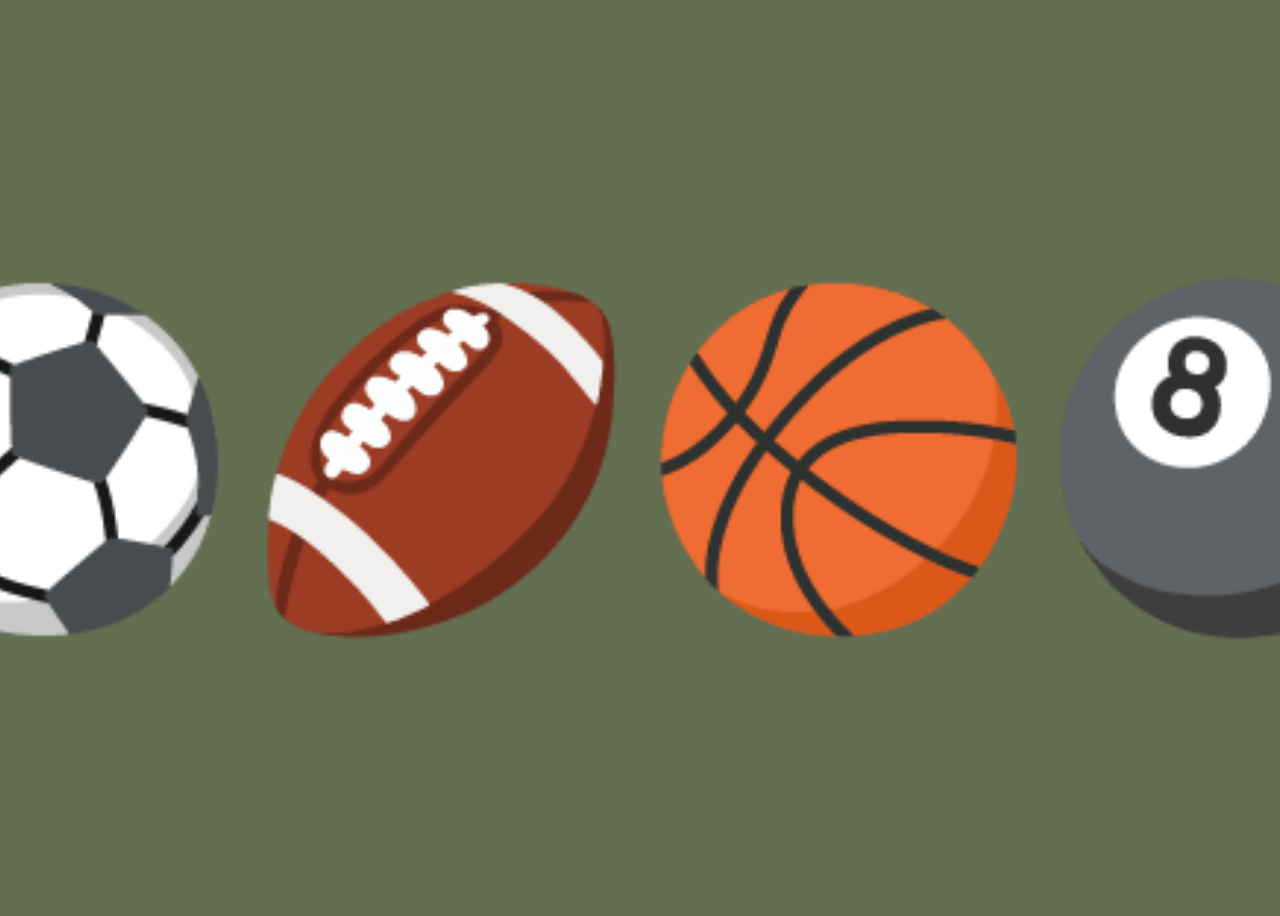
<file: AnimacoeshtmL/index.html>
<!DOCTYPE html>
<html lang="pt-br">
<head>
    <meta charset="UTF-8">
    <meta http-equiv="X-UA-Compatible" content="IE=edge">
    <meta name="viewport" content="width=device-width, initial-scale=1.0">
    <title>Testes com animações</title>
    <link rel="stylesheet" href="style.css">
</head>
<body>

    <div class="main">

        <div class="ball" >

            <h1>⚽</h1>
           

        </div>

        <div class="football">

            <h1>🏈</h1>

        </div>

        <div class="bascketball">

            <h1>🏀</h1>

        </div>

        <div class="eightball">

            <h1>🎱</h1>

        </div>

    </div>

    
   


    
</body>
</html>
</file>
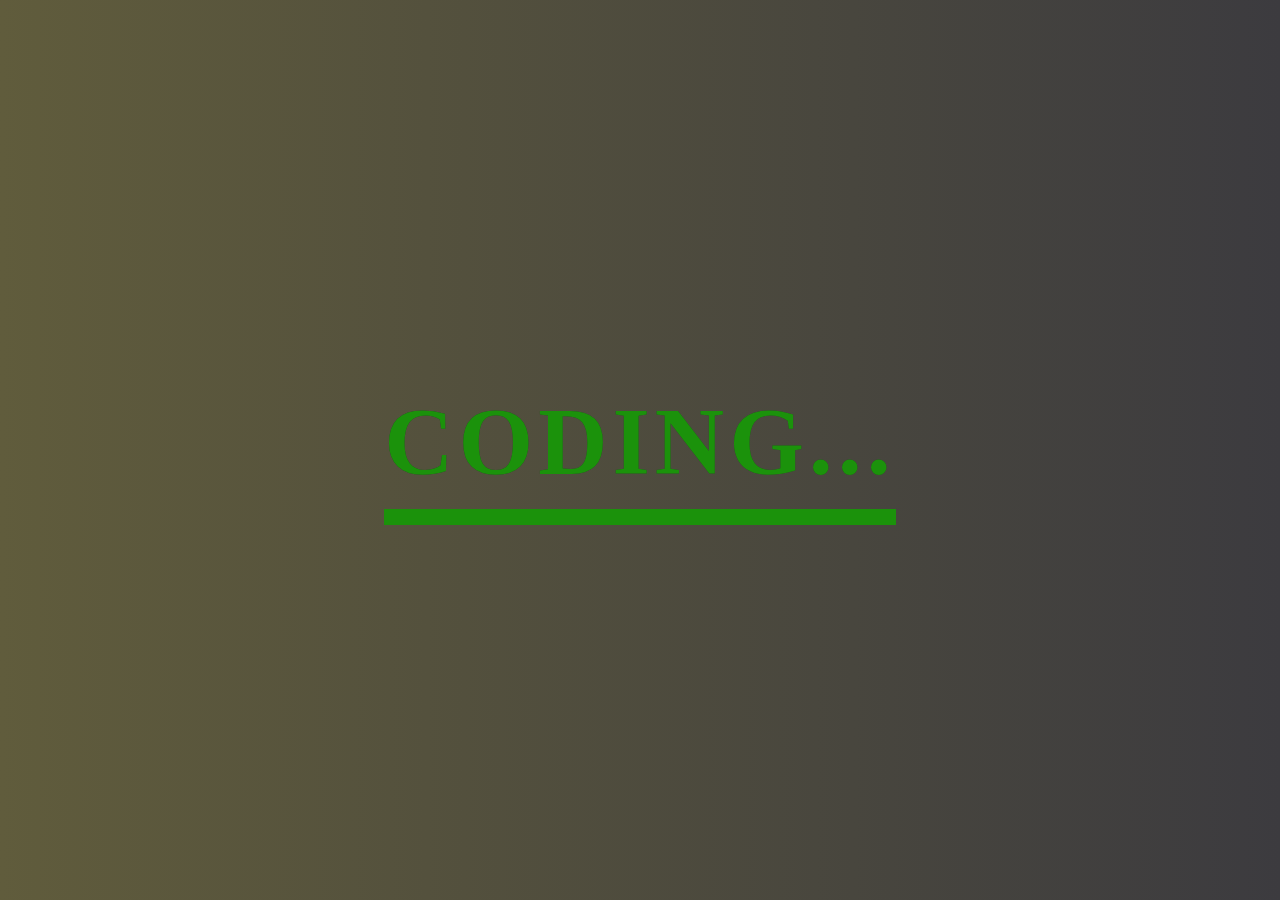
<file: animations/index.html>
<!DOCTYPE html>
<html lang="pt-br">
    <head>
        <meta charset="UTF-8">
        <meta http-equiv="X-UA-Compatible" content="IE=edge">
        <meta name="viewport" content="width=device-width, initial-scale=1.0">
        <title>Animations HTML</title>
        <link rel="stylesheet" href="style.css" type="text/css">
    </head>
    <body>

        <h1 data-text="Coding... ">
            Coding...
        </h1>
        
        
    </body>
</html>
</file>
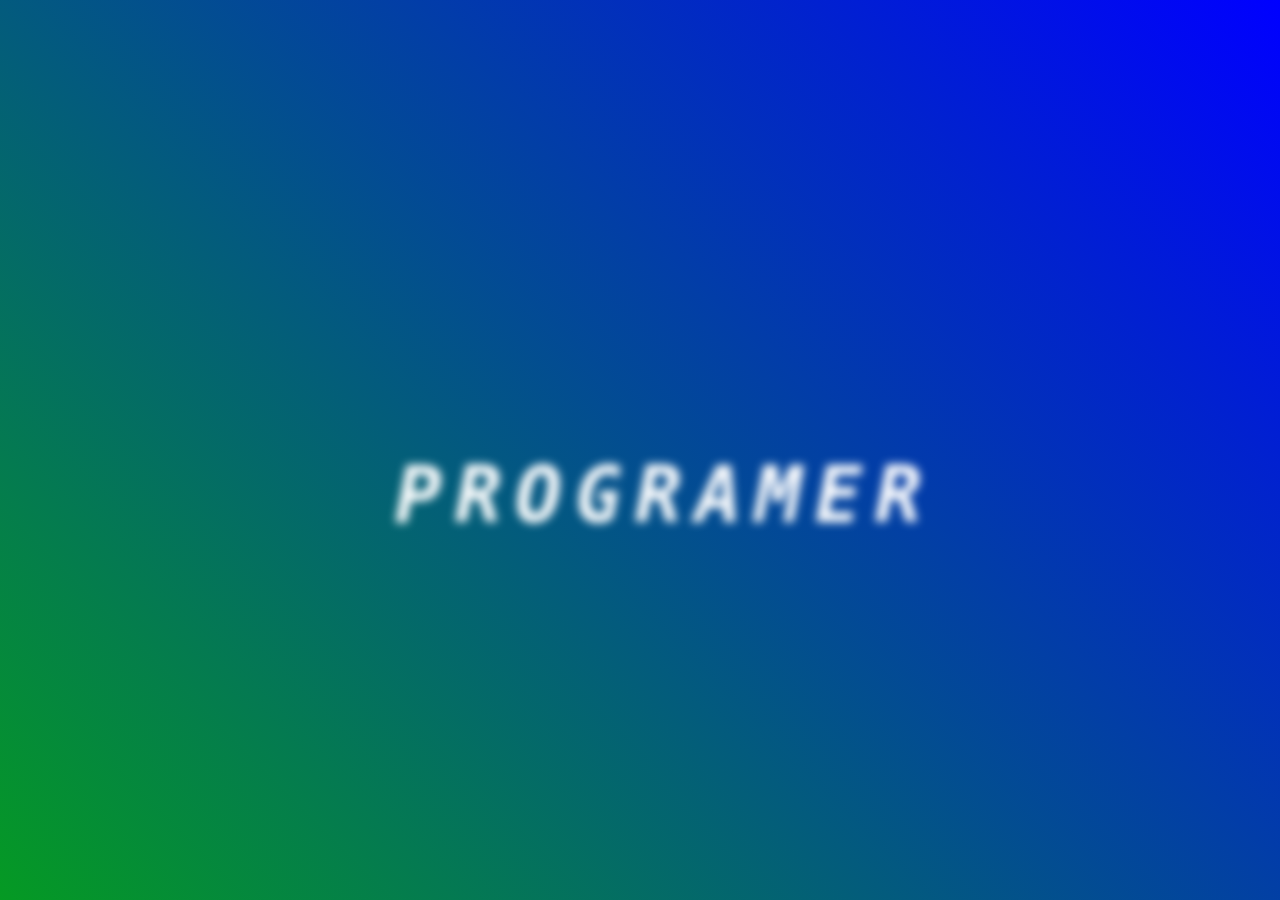
<file: testesAnimation/index.html>
<!DOCTYPE html>
<html lang="pt-br">
    <head>
        <meta charset="UTF-8">
        <meta http-equiv="X-UA-Compatible" content="IE=edge">
        <meta name="viewport" content="width=device-width, initial-scale=1.0">
        <title>Testes com animação</title>
        <link rel="stylesheet" href="style.css">
    </head>
    <body>
        <div class="container">

            <h2>
                <span><i>P</i></span>
                <span><i>R</i></span>
                <span><i>O</i></span>
                <span><i>G</i></span>
                <span><i>R</i></span>
                <span><i>A</i></span>
                <span><i>M</i></span>
                <span><i>E</i></span>
                <span><i>R</i></span>
            </h2>

        </div>

        
    </body>
</html>
</file>
<file: AnimacoeshtmL/style.css>
body{
    background-color: rgb(100, 110, 81);
    display:flex;
    justify-content: center;
    align-items: center;
    height: 100vh;

}

.main{
    display:flex;
    justify-content: center;
    align-items: center;
}

.ball{
    font-size: 10rem;
    animation: ball .3s infinite alternate linear;
    background-image: url(https://multiurso.com.br/wp-content/uploads/2022/09/tamanho-campo-futebol-oficial-fifa-foto-1132x670.jpg);
    background-size: 200vh  ;
    background-position: center;
    

}

@keyframes ball {
    from {
        transform: scale(.7);
    }
    to {
        transform: scale(1);
    }
    
}

.football{
    font-size: 10rem;
    animation: football .1s infinite alternate linear;
    background-image: url(https://upload.wikimedia.org/wikipedia/commons/d/da/Pats-Eagles-2007-GiletteStadium.jpg);
    background-size: 100rem;
    background-position: center;
    
}

@keyframes football {
    from {
        transform: scale(.7);
    }
    to {
        transform: scale(1);
    }
}

.bascketball {
    font-size: 10rem;
    animation: bascketball .0s infinite alternate linear;
    background-image: url(https://pereirabarreto.sp.gov.br/wp-content/uploads/2020/12/Prefeitura-Municipal-esta-finalizando-a-construcao-da-nova-quadra-de-basquete-ao-lado-Ginasio-Municipal-de-Esportes-3.jpg);
    background-position: center;

}

@keyframes bascketball {
    from {
        transform: scale(.7);

    } to {
        transform: scale(1);
    }
    
}

.eightball {
    font-size: 10rem;
    animation: eightball .5s infinite alternate linear;
    background-image: url(https://carlinbilhares.com.br/wp-content/uploads/2022/06/fascinacao-imbuia-preto-1-600x600.jpeg);
    background-position: center;
    background-size: 100rem;

}

@keyframes eightball {
    from {
        transform: scale(.7);

    } to {
        transform: scale(1);
    }
    
}
</file>
<file: animations/style.css>
body{
    margin: 0;
    padding: 0;
    box-sizing: border-box;
    background: #3C3B3F;  
    background: linear-gradient(to right, #605C3C, #3C3B3F); 
    overflow: hidden;
    display: flex;
    align-items: center;
    justify-content: center;
    height: 100vh;

}
h1{
    position: relative;
    color: #333;
    font-size: 6em;
    letter-spacing: 5px;
    border-bottom: 16px solid #333;
    line-height: 1.4;
    font-family: consoles;
    text-transform: uppercase;
}

h1::before{
    content: attr(data-text);
    position: absolute;
    top: 0;
    left: 0;
    width: 100%;
    color: rgb(27, 146, 11);
    border-bottom: 16px solid rgb(27, 146, 11);
    animation: lod 2s linear infinite;
    overflow: hidden;
}
 
@keyframes lod {
    0% {
        width: 0;
    }
    100% {
        width: 100%;
    }
}
</file>
<file: testesAnimation/style.css>
* {
    margin: 0;
    padding: 0;
    box-sizing: border-box;
    font-family: monospace;

}

.container {
    width: 100%;
    min-height: 100vh;
    display: flex;
    justify-content:center;
    align-items: center;
    background: linear-gradient(45deg, rgb(5, 154, 35), blue);
    color: #fff;

}

h2 {
    position: relative;
    display: flex;
    gap: 50px;
    font-size: 6rem;
    cursor: pointer;

}

h2 span {
    position: relative;
    filter: blur(5px);
    padding: 0 5px;
    transition: 0.5s;

}

h2 span:hover {
    filter: blur(0);
    transition: 0;

}

h2 span i {
    position: absolute;
    inset: 0;
    background: transparent;

}

h2 i:hover i::before {
    content: '';
    position: absolute;
    top: 0;
    left: 0;
    width: 22px;
    height: 28px;
    background-color: #fff;
    box-shadow: 0 53px #fff, 36px 53px #fff, 36px 0 #fff;

}

h2 i:hover i::after {
    content: '';
    position: absolute;
    top: 0;
    left: 0;
    width: 18px;
    height: 12px;
    font-size: 20pt;
    box-shadow: 0 60px #fff, 30px 60px #fff, 30 0 #fff;
    background-color: #fff;
    font-size: 10rem;
}
</file>
